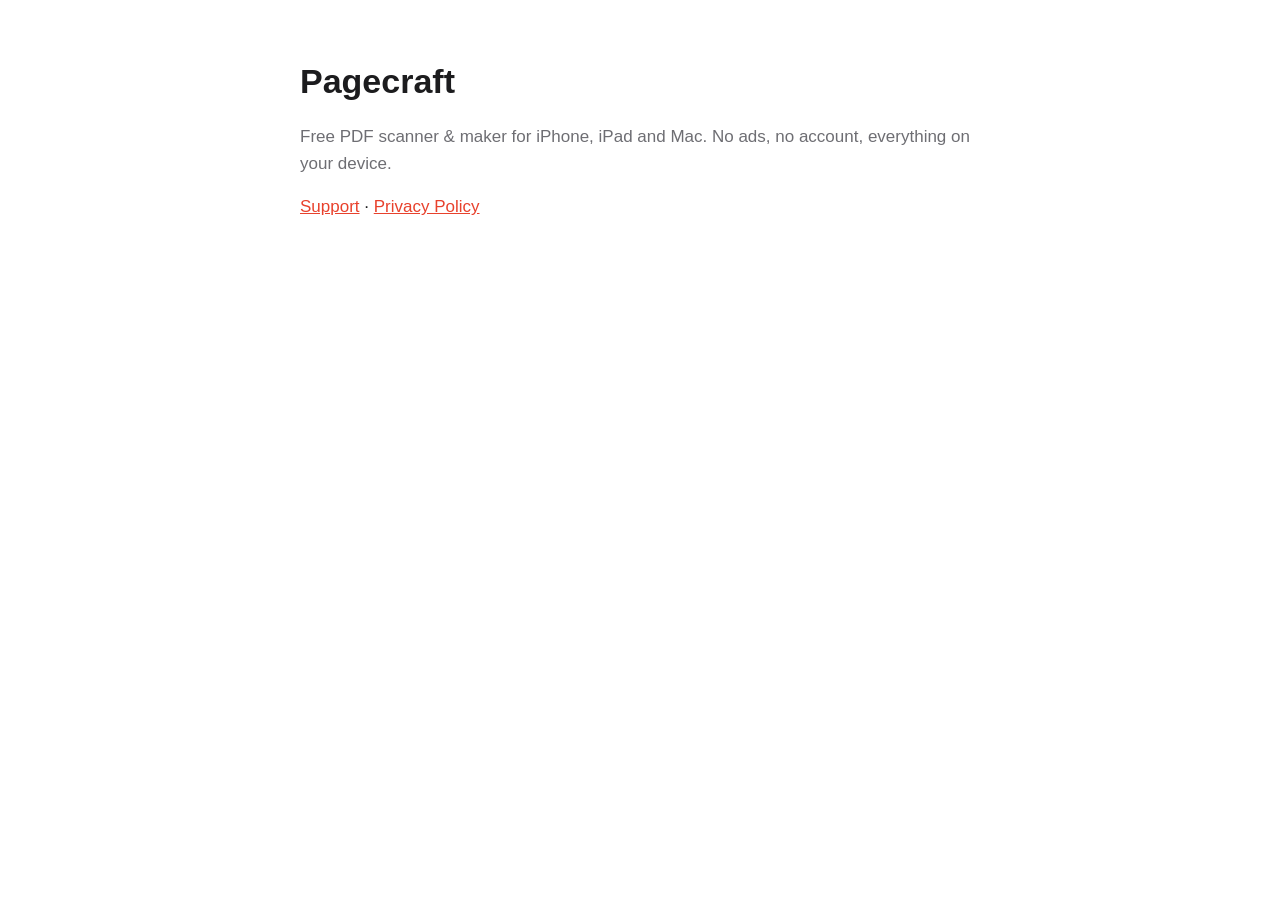
<file: index.html>
<!doctype html><html lang="en"><head><meta charset="utf-8"><meta name="viewport" content="width=device-width,initial-scale=1">
<title>Pagecraft</title><link rel="stylesheet" href="style.css"></head><body><main>
<h1>Pagecraft</h1><p class="muted">Free PDF scanner &amp; maker for iPhone, iPad and Mac. No ads, no account, everything on your device.</p>
<p><a href="support.html">Support</a> · <a href="privacy.html">Privacy Policy</a></p>
</main></body></html>
</file>
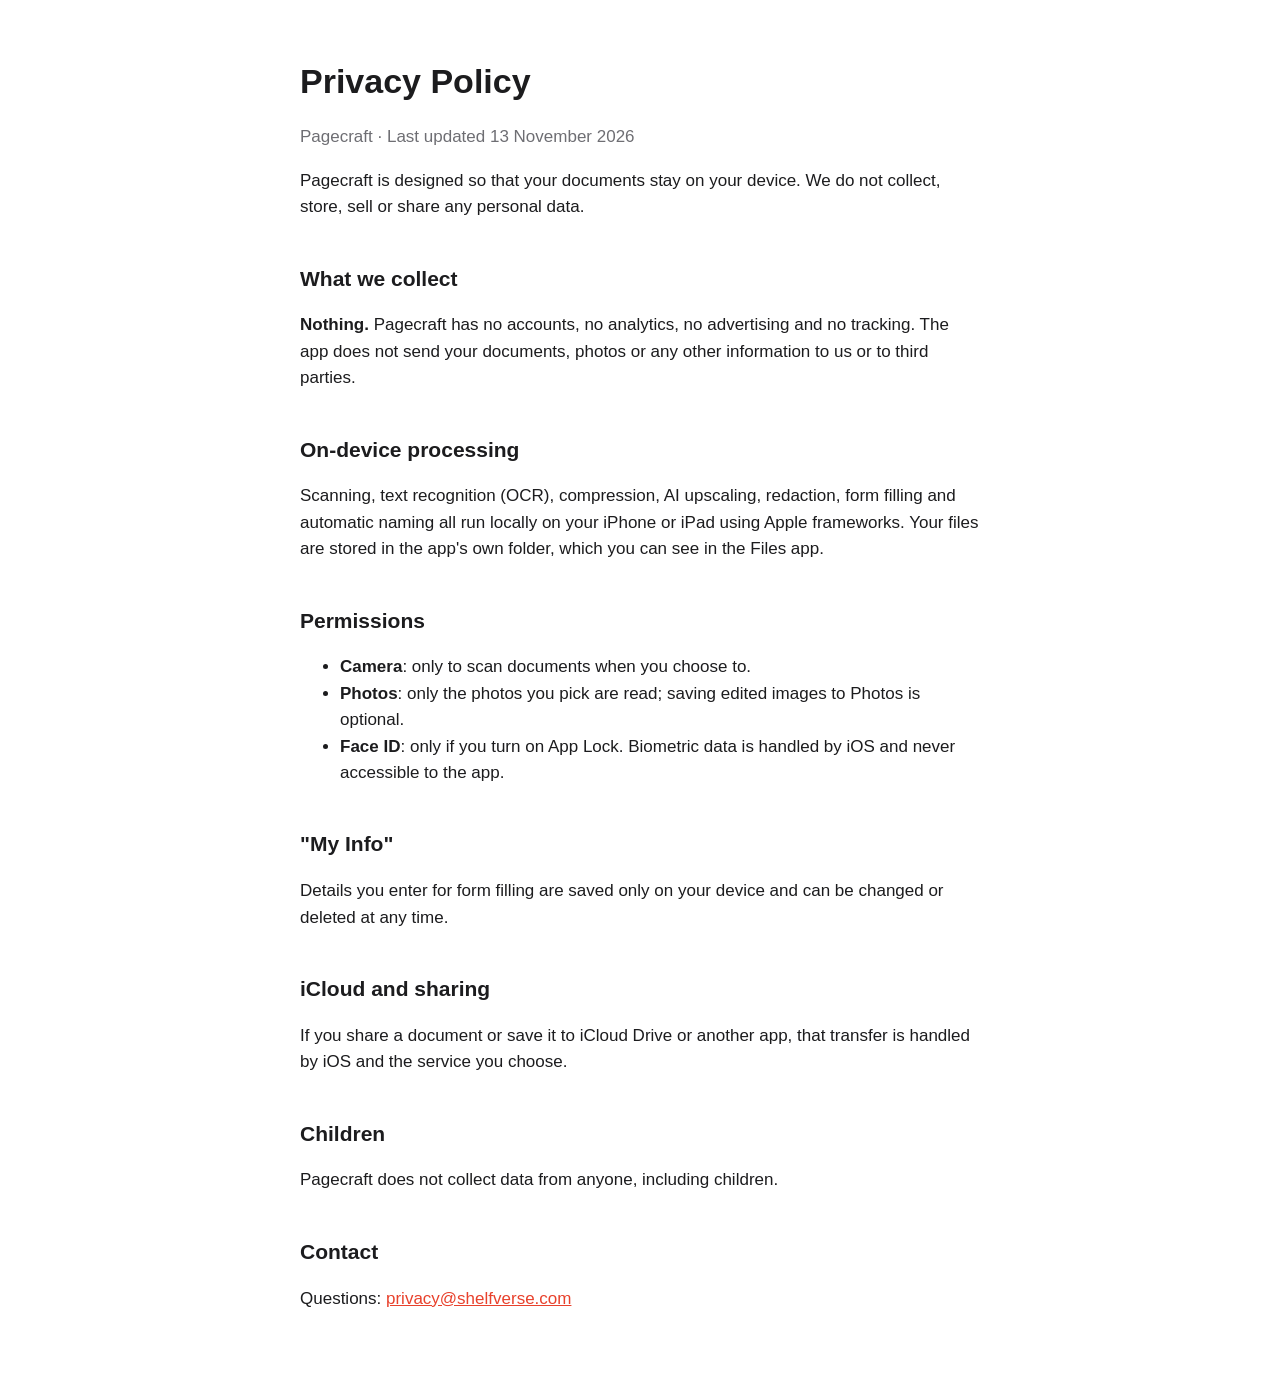
<file: privacy.html>
<!doctype html><html lang="en"><head><meta charset="utf-8"><meta name="viewport" content="width=device-width,initial-scale=1">
<title>Pagecraft Privacy Policy</title><link rel="stylesheet" href="style.css"></head><body><main>
<h1>Privacy Policy</h1><p class="muted">Pagecraft · Last updated 13 November 2026</p>
<p>Pagecraft is designed so that your documents stay on your device. We do not collect, store, sell or share any personal data.</p>
<h2>What we collect</h2><p><strong>Nothing.</strong> Pagecraft has no accounts, no analytics, no advertising and no tracking. The app does not send your documents, photos or any other information to us or to third parties.</p>
<h2>On-device processing</h2><p>Scanning, text recognition (OCR), compression, AI upscaling, redaction, form filling and automatic naming all run locally on your iPhone or iPad using Apple frameworks. Your files are stored in the app's own folder, which you can see in the Files app.</p>
<h2>Permissions</h2><ul>
<li><strong>Camera</strong>: only to scan documents when you choose to.</li>
<li><strong>Photos</strong>: only the photos you pick are read; saving edited images to Photos is optional.</li>
<li><strong>Face ID</strong>: only if you turn on App Lock. Biometric data is handled by iOS and never accessible to the app.</li></ul>
<h2>"My Info"</h2><p>Details you enter for form filling are saved only on your device and can be changed or deleted at any time.</p>
<h2>iCloud and sharing</h2><p>If you share a document or save it to iCloud Drive or another app, that transfer is handled by iOS and the service you choose.</p>
<h2>Children</h2><p>Pagecraft does not collect data from anyone, including children.</p>
<h2>Contact</h2><p>Questions: <a href="mailto:privacy@shelfverse.com">privacy@shelfverse.com</a></p>
</main></body></html>
</file>
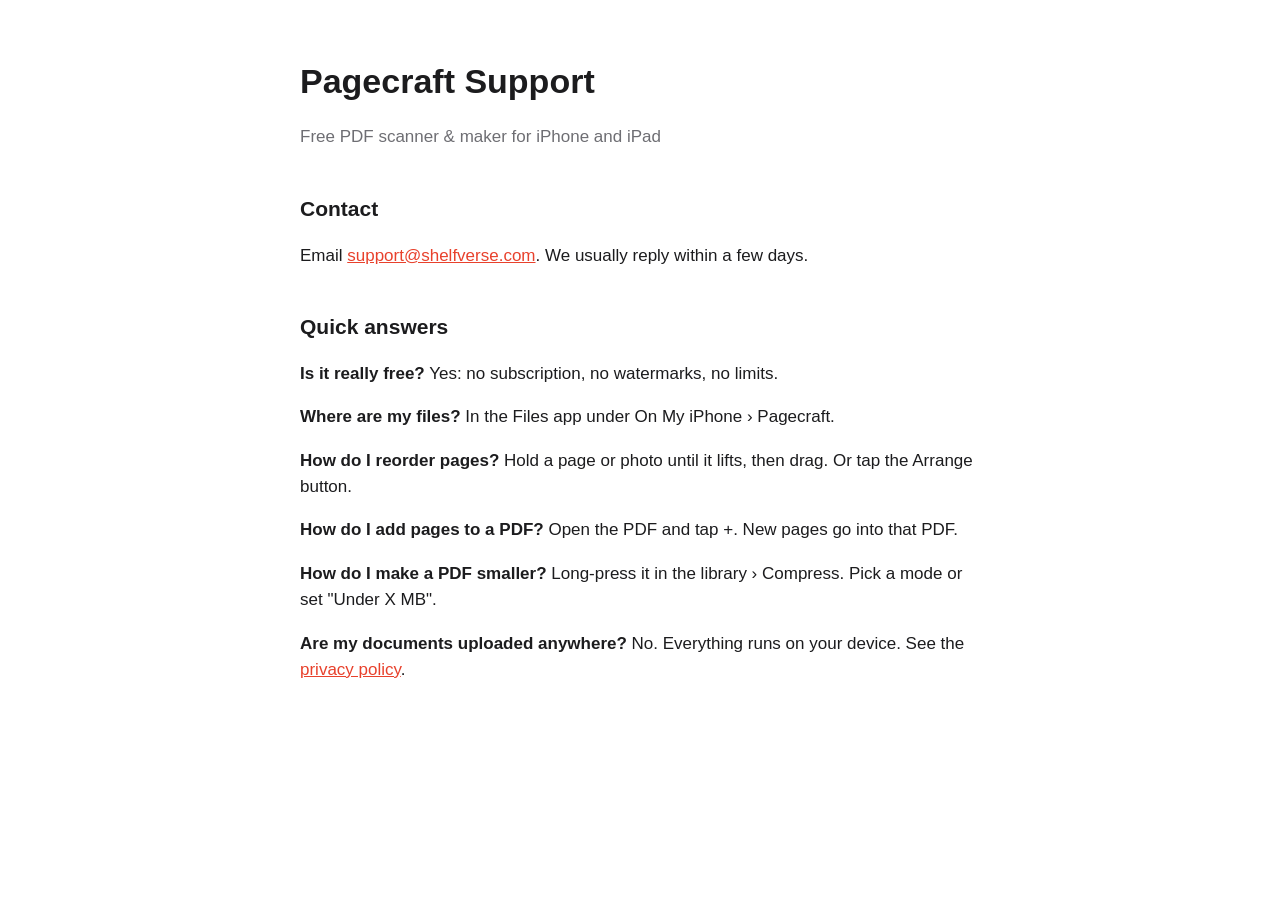
<file: support.html>
<!doctype html><html lang="en"><head><meta charset="utf-8"><meta name="viewport" content="width=device-width,initial-scale=1">
<title>Pagecraft Support</title><link rel="stylesheet" href="style.css"></head><body><main>
<h1>Pagecraft Support</h1><p class="muted">Free PDF scanner &amp; maker for iPhone and iPad</p>
<h2>Contact</h2><p>Email <a href="mailto:support@shelfverse.com">support@shelfverse.com</a>. We usually reply within a few days.</p>
<h2>Quick answers</h2>
<p><strong>Is it really free?</strong> Yes: no subscription, no watermarks, no limits.</p>
<p><strong>Where are my files?</strong> In the Files app under On My iPhone › Pagecraft.</p>
<p><strong>How do I reorder pages?</strong> Hold a page or photo until it lifts, then drag. Or tap the Arrange button.</p>
<p><strong>How do I add pages to a PDF?</strong> Open the PDF and tap +. New pages go into that PDF.</p>
<p><strong>How do I make a PDF smaller?</strong> Long-press it in the library › Compress. Pick a mode or set "Under X MB".</p>
<p><strong>Are my documents uploaded anywhere?</strong> No. Everything runs on your device. See the <a href="privacy.html">privacy policy</a>.</p>
</main></body></html>
</file>
<file: style.css>
:root{--bg:#fff;--fg:#1c1c1e;--muted:#6e6e73;--accent:#E8412C}
@media (prefers-color-scheme:dark){:root{--bg:#000;--fg:#f5f5f7;--muted:#a1a1a6;--accent:#FF6A55}}
body{margin:0;background:var(--bg);color:var(--fg);font:17px/1.55 -apple-system,BlinkMacSystemFont,"Segoe UI",sans-serif}
main{max-width:680px;margin:0 auto;padding:48px 20px}
h1{font-size:34px;margin:.2em 0}h2{font-size:21px;margin-top:2em}
a{color:var(--accent)}.muted{color:var(--muted)}
</file>
